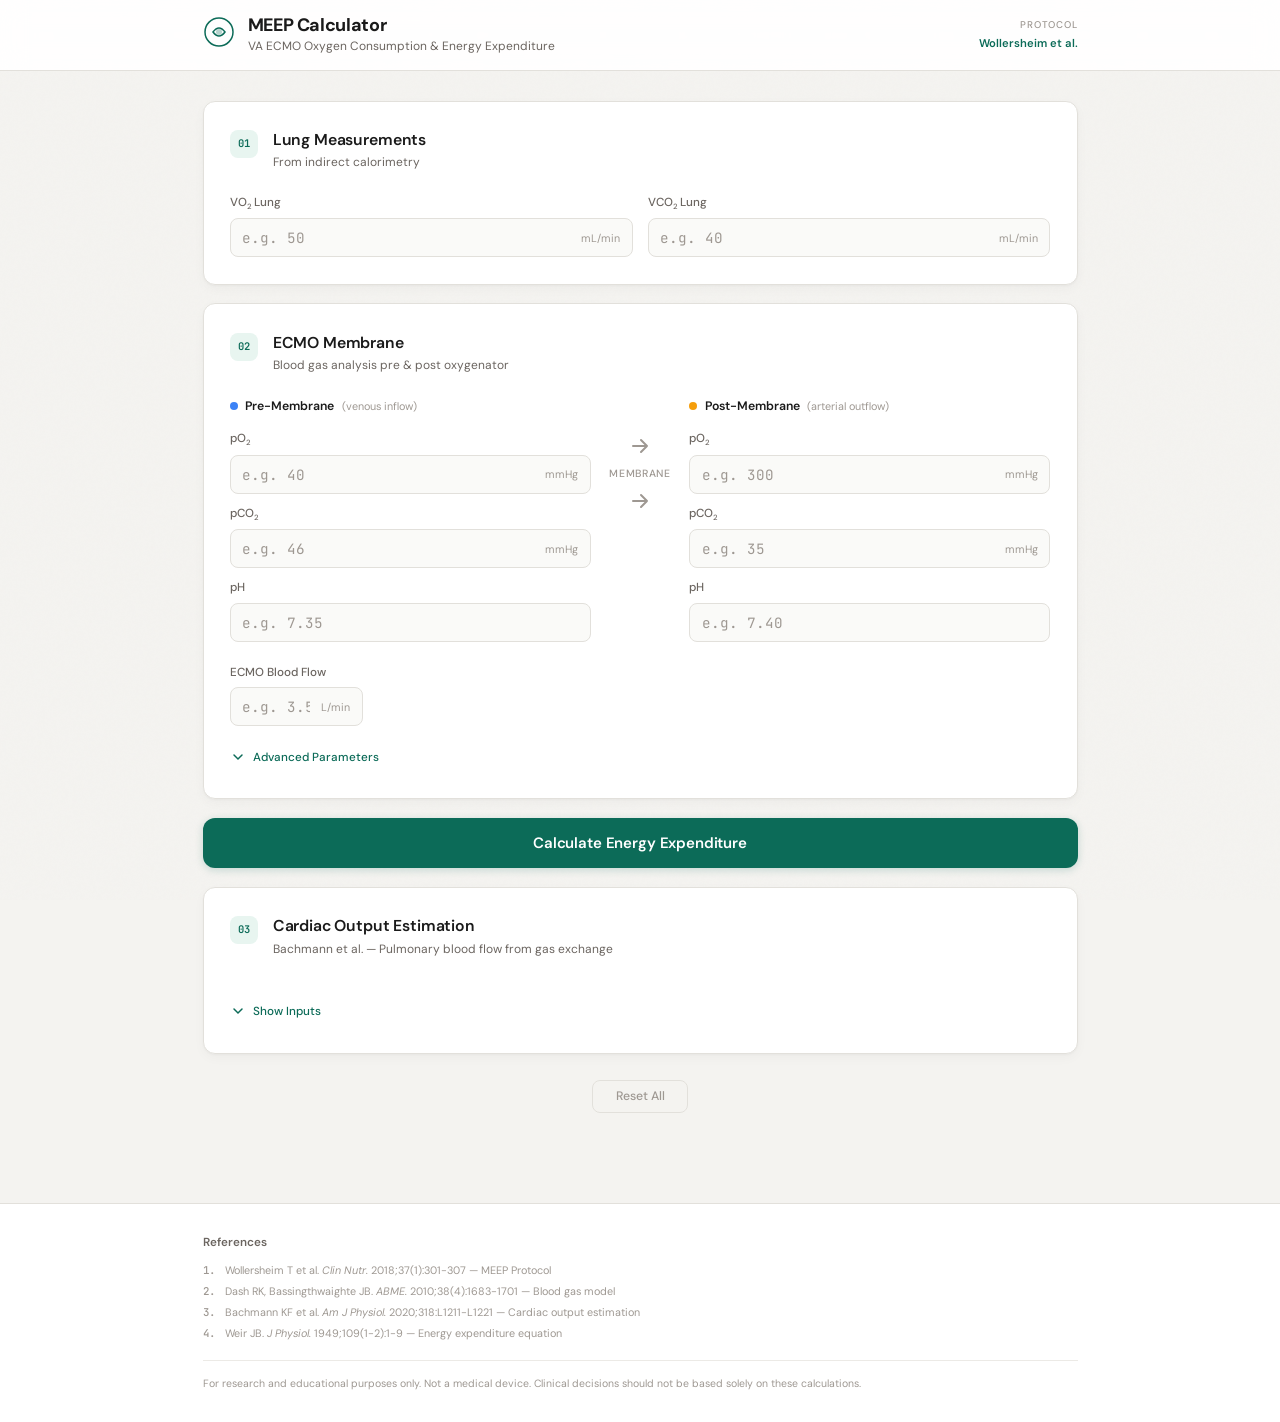
<file: index.html>
<!DOCTYPE html>
<html lang="en">
<head>
    <meta charset="UTF-8">
    <meta name="viewport" content="width=device-width, initial-scale=1.0">
    <title>MEEP — VA ECMO Energy Expenditure Calculator</title>
    <link rel="preconnect" href="https://fonts.googleapis.com">
    <link rel="preconnect" href="https://fonts.gstatic.com" crossorigin>
    <link href="https://fonts.googleapis.com/css2?family=DM+Sans:ital,opsz,wght@0,9..40,300;0,9..40,400;0,9..40,500;0,9..40,600;0,9..40,700;1,9..40,400&family=JetBrains+Mono:wght@400;500;600;700&display=swap" rel="stylesheet">
    <link rel="stylesheet" href="css/style.css">
</head>
<body>
    <!-- Header -->
    <header class="site-header">
        <div class="header-content">
            <div class="header-left">
                <div class="logo-mark">
                    <svg width="32" height="32" viewBox="0 0 32 32" fill="none">
                        <circle cx="16" cy="16" r="14" stroke="currentColor" stroke-width="1.5"/>
                        <path d="M10 16 Q16 8 22 16 Q16 24 10 16Z" stroke="currentColor" stroke-width="1.5" fill="none"/>
                        <circle cx="16" cy="16" r="3" fill="currentColor" opacity="0.3"/>
                    </svg>
                </div>
                <div>
                    <h1 class="site-title">MEEP Calculator</h1>
                    <p class="site-subtitle">VA ECMO Oxygen Consumption &amp; Energy Expenditure</p>
                </div>
            </div>
            <div class="header-badge">
                <span class="badge-label">Protocol</span>
                <span class="badge-value">Wollersheim et al.</span>
            </div>
        </div>
    </header>

    <main class="container">
        <!-- Panel 1: Lung Measurements -->
        <section class="card" id="lungPanel">
            <div class="card-header">
                <div class="card-number">01</div>
                <div>
                    <h2 class="card-title">Lung Measurements</h2>
                    <p class="card-desc">From indirect calorimetry</p>
                </div>
            </div>
            <div class="input-row two-col">
                <div class="input-group">
                    <label for="vo2Lung">VO<sub>2</sub> Lung</label>
                    <div class="input-wrap">
                        <input type="number" id="vo2Lung" step="1" min="0" max="1000" placeholder="e.g. 50">
                        <span class="input-unit">mL/min</span>
                    </div>
                </div>
                <div class="input-group">
                    <label for="vco2Lung">VCO<sub>2</sub> Lung</label>
                    <div class="input-wrap">
                        <input type="number" id="vco2Lung" step="1" min="0" max="1000" placeholder="e.g. 40">
                        <span class="input-unit">mL/min</span>
                    </div>
                </div>
            </div>
        </section>

        <!-- Panel 2: ECMO Membrane -->
        <section class="card" id="ecmoPanel">
            <div class="card-header">
                <div class="card-number">02</div>
                <div>
                    <h2 class="card-title">ECMO Membrane</h2>
                    <p class="card-desc">Blood gas analysis pre &amp; post oxygenator</p>
                </div>
            </div>

            <div class="bga-grid">
                <!-- Pre-membrane -->
                <div class="bga-column">
                    <div class="bga-label">
                        <span class="bga-dot pre"></span>
                        Pre-Membrane
                        <span class="bga-hint">(venous inflow)</span>
                    </div>
                    <div class="input-group">
                        <label for="prePO2">pO<sub>2</sub></label>
                        <div class="input-wrap">
                            <input type="number" id="prePO2" step="1" min="0" max="800" placeholder="e.g. 40">
                            <span class="input-unit">mmHg</span>
                        </div>
                    </div>
                    <div class="input-group">
                        <label for="prePCO2">pCO<sub>2</sub></label>
                        <div class="input-wrap">
                            <input type="number" id="prePCO2" step="1" min="0" max="200" placeholder="e.g. 46">
                            <span class="input-unit">mmHg</span>
                        </div>
                    </div>
                    <div class="input-group">
                        <label for="prepH">pH</label>
                        <div class="input-wrap">
                            <input type="number" id="prepH" step="0.01" min="6.5" max="8.0" placeholder="e.g. 7.35">
                        </div>
                    </div>
                </div>

                <!-- Divider -->
                <div class="bga-divider">
                    <svg width="24" height="24" viewBox="0 0 24 24" fill="none">
                        <path d="M5 12h14M13 6l6 6-6 6" stroke="currentColor" stroke-width="2" stroke-linecap="round" stroke-linejoin="round"/>
                    </svg>
                    <span>Membrane</span>
                    <svg width="24" height="24" viewBox="0 0 24 24" fill="none">
                        <path d="M5 12h14M13 6l6 6-6 6" stroke="currentColor" stroke-width="2" stroke-linecap="round" stroke-linejoin="round"/>
                    </svg>
                </div>

                <!-- Post-membrane -->
                <div class="bga-column">
                    <div class="bga-label">
                        <span class="bga-dot post"></span>
                        Post-Membrane
                        <span class="bga-hint">(arterial outflow)</span>
                    </div>
                    <div class="input-group">
                        <label for="postPO2">pO<sub>2</sub></label>
                        <div class="input-wrap">
                            <input type="number" id="postPO2" step="1" min="0" max="800" placeholder="e.g. 300">
                            <span class="input-unit">mmHg</span>
                        </div>
                    </div>
                    <div class="input-group">
                        <label for="postPCO2">pCO<sub>2</sub></label>
                        <div class="input-wrap">
                            <input type="number" id="postPCO2" step="1" min="0" max="200" placeholder="e.g. 35">
                            <span class="input-unit">mmHg</span>
                        </div>
                    </div>
                    <div class="input-group">
                        <label for="postpH">pH</label>
                        <div class="input-wrap">
                            <input type="number" id="postpH" step="0.01" min="6.5" max="8.0" placeholder="e.g. 7.40">
                        </div>
                    </div>
                </div>
            </div>

            <!-- ECMO Flow -->
            <div class="input-row" style="margin-top: 1.5rem;">
                <div class="input-group" style="max-width: 280px;">
                    <label for="ecmoFlow">ECMO Blood Flow</label>
                    <div class="input-wrap">
                        <input type="number" id="ecmoFlow" step="0.1" min="0" max="10" placeholder="e.g. 3.5">
                        <span class="input-unit">L/min</span>
                    </div>
                </div>
            </div>

            <!-- Advanced Toggle -->
            <button class="toggle-btn" id="advancedToggle" type="button">
                <svg class="toggle-icon" width="16" height="16" viewBox="0 0 16 16" fill="none">
                    <path d="M4 6l4 4 4-4" stroke="currentColor" stroke-width="1.5" stroke-linecap="round"/>
                </svg>
                Advanced Parameters
            </button>
            <div class="collapsible collapsed" id="advancedSection">
                <div class="input-row four-col">
                    <div class="input-group">
                        <label for="temperature">Temperature</label>
                        <div class="input-wrap">
                            <input type="number" id="temperature" step="0.1" value="37" min="25" max="42">
                            <span class="input-unit">&deg;C</span>
                        </div>
                    </div>
                    <div class="input-group">
                        <label for="hematocrit">Hematocrit</label>
                        <div class="input-wrap">
                            <input type="number" id="hematocrit" step="0.01" value="0.45" min="0.10" max="0.70">
                            <span class="input-unit">fraction</span>
                        </div>
                    </div>
                    <div class="input-group">
                        <label for="hbrbc">Hb<sub>RBC</sub></label>
                        <div class="input-wrap">
                            <input type="number" id="hbrbc" step="0.0001" value="0.0052" min="0.001" max="0.01">
                            <span class="input-unit">M</span>
                        </div>
                    </div>
                    <div class="input-group">
                        <label for="dpg">2,3-DPG</label>
                        <div class="input-wrap">
                            <input type="number" id="dpg" step="0.0001" value="0.00465" min="0" max="0.01">
                            <span class="input-unit">M</span>
                        </div>
                    </div>
                </div>
                <div class="input-row" style="margin-top: 0.75rem;">
                    <div class="input-group" style="max-width: 220px;">
                        <label for="baroPressure">Barometric Pressure</label>
                        <div class="input-wrap">
                            <input type="number" id="baroPressure" step="1" value="760" min="600" max="800">
                            <span class="input-unit">mmHg</span>
                        </div>
                    </div>
                </div>
            </div>
        </section>

        <!-- Calculate Button -->
        <button class="calculate-btn" id="calculateBtn" type="button">
            Calculate Energy Expenditure
        </button>

        <!-- Results Panel -->
        <section class="results-panel hidden" id="resultsSection">
            <div class="results-header">
                <h2>Results</h2>
                <div class="results-timestamp" id="resTimestamp"></div>
            </div>

            <!-- Primary Result: EE -->
            <div class="result-hero">
                <div class="result-hero-label">Energy Expenditure</div>
                <div class="result-hero-value">
                    <span id="resEE">—</span>
                    <span class="result-hero-unit">kcal/day</span>
                </div>
            </div>

            <!-- RQ Badge -->
            <div class="rq-row">
                <div class="result-metric">
                    <span class="metric-label">Respiratory Quotient</span>
                    <span class="metric-value" id="resRQ">—</span>
                </div>
                <div class="rq-badge" id="rqBadge">—</div>
            </div>

            <!-- Gas Exchange Summary -->
            <div class="results-grid">
                <div class="result-card">
                    <div class="result-card-header">ECMO Membrane</div>
                    <div class="result-pair">
                        <div class="result-item">
                            <span class="result-label">VO<sub>2</sub> ECMO</span>
                            <span class="result-value"><span id="resVO2ECMO">—</span> <small>mL/min</small></span>
                        </div>
                        <div class="result-item">
                            <span class="result-label">VCO<sub>2</sub> ECMO</span>
                            <span class="result-value"><span id="resVCO2ECMO">—</span> <small>mL/min</small></span>
                        </div>
                    </div>
                </div>
                <div class="result-card">
                    <div class="result-card-header">Total Gas Exchange</div>
                    <div class="result-pair">
                        <div class="result-item">
                            <span class="result-label">VO<sub>2</sub> Total</span>
                            <span class="result-value"><span id="resVO2Total">—</span> <small>mL/min</small></span>
                        </div>
                        <div class="result-item">
                            <span class="result-label">VCO<sub>2</sub> Total</span>
                            <span class="result-value"><span id="resVCO2Total">—</span> <small>mL/min</small></span>
                        </div>
                    </div>
                </div>
            </div>

            <!-- Blood Gas Content Detail -->
            <div class="detail-table">
                <div class="detail-row detail-header-row">
                    <span></span>
                    <span>O<sub>2</sub> Content</span>
                    <span>CO<sub>2</sub> Content</span>
                    <span>SHbO<sub>2</sub></span>
                </div>
                <div class="detail-row">
                    <span class="detail-label"><span class="bga-dot pre"></span>Pre-membrane</span>
                    <span class="detail-value"><span id="resPreO2">—</span> <small>mL/dL</small></span>
                    <span class="detail-value"><span id="resPreCO2">—</span> <small>mL/dL</small></span>
                    <span class="detail-value"><span id="resPreSat">—</span><small>%</small></span>
                </div>
                <div class="detail-row">
                    <span class="detail-label"><span class="bga-dot post"></span>Post-membrane</span>
                    <span class="detail-value"><span id="resPostO2">—</span> <small>mL/dL</small></span>
                    <span class="detail-value"><span id="resPostCO2">—</span> <small>mL/dL</small></span>
                    <span class="detail-value"><span id="resPostSat">—</span><small>%</small></span>
                </div>
            </div>
        </section>

        <!-- Bachmann Cardiac Output Section -->
        <section class="card" id="bachmannCard">
            <div class="card-header">
                <div class="card-number">03</div>
                <div>
                    <h2 class="card-title">Cardiac Output Estimation</h2>
                    <p class="card-desc">Bachmann et al. — Pulmonary blood flow from gas exchange</p>
                </div>
            </div>

            <button class="toggle-btn" id="bachmannToggle" type="button">
                <svg class="toggle-icon" width="16" height="16" viewBox="0 0 16 16" fill="none">
                    <path d="M4 6l4 4 4-4" stroke="currentColor" stroke-width="1.5" stroke-linecap="round"/>
                </svg>
                Show Inputs
            </button>
            <div class="collapsible collapsed" id="bachmannSection">
                <div class="input-row two-col">
                    <div class="input-group">
                        <label for="sweepFlow">Sweep Gas Flow (V<sub>ECMO</sub>)</label>
                        <div class="input-wrap">
                            <input type="number" id="sweepFlow" step="0.1" min="0" max="15" placeholder="e.g. 4">
                            <span class="input-unit">L/min</span>
                        </div>
                    </div>
                    <div class="input-group">
                        <label for="peCO2">peCO<sub>2</sub> ECMO Exhaust</label>
                        <div class="input-wrap">
                            <input type="number" id="peCO2" step="1" min="0" max="100" placeholder="e.g. 30">
                            <span class="input-unit">mmHg</span>
                        </div>
                    </div>
                </div>
                <div class="input-row two-col">
                    <div class="input-group">
                        <label for="vLung">Minute Ventilation (V<sub>Lung</sub>)</label>
                        <div class="input-wrap">
                            <input type="number" id="vLung" step="0.1" min="0" max="30" placeholder="e.g. 5.6">
                            <span class="input-unit">L/min</span>
                        </div>
                    </div>
                    <div class="input-group">
                        <label for="petCO2">P<sub>ET</sub>CO<sub>2</sub> Lung</label>
                        <div class="input-wrap">
                            <input type="number" id="petCO2" step="1" min="0" max="100" placeholder="e.g. 35">
                            <span class="input-unit">mmHg</span>
                        </div>
                    </div>
                </div>
                <div class="input-row two-col">
                    <div class="input-group">
                        <label for="inspTime">I (Inspiratory)</label>
                        <div class="input-wrap">
                            <input type="number" id="inspTime" step="0.1" min="0" max="10" placeholder="e.g. 1">
                            <span class="input-unit">ratio</span>
                        </div>
                    </div>
                    <div class="input-group">
                        <label for="expTime">E (Expiratory)</label>
                        <div class="input-wrap">
                            <input type="number" id="expTime" step="0.1" min="0" max="10" placeholder="e.g. 2">
                            <span class="input-unit">ratio</span>
                        </div>
                    </div>
                </div>
            </div>

            <!-- Bachmann Results -->
            <div class="results-panel bachmann-results hidden" id="bachmannResults">
                <div class="result-hero" style="padding: 1.25rem 1.5rem;">
                    <div class="result-hero-label">Estimated Q<sub>Lung</sub></div>
                    <div class="result-hero-value" style="font-size: 2.5rem;">
                        <span id="resQLung">—</span>
                        <span class="result-hero-unit">mL/min</span>
                    </div>
                </div>
                <div class="results-grid" style="padding: 0 1.5rem 1.5rem;">
                    <div class="result-card" style="background: rgba(255,255,255,0.05);">
                        <div class="result-pair">
                            <div class="result-item">
                                <span class="result-label">VCO<sub>2</sub> ECMO (gas)</span>
                                <span class="result-value"><span id="resVCO2ECMOGas">—</span> <small>mL/min</small></span>
                            </div>
                            <div class="result-item">
                                <span class="result-label">VCO<sub>2</sub> Lung (gas)</span>
                                <span class="result-value"><span id="resVCO2LungGas">—</span> <small>mL/min</small></span>
                            </div>
                        </div>
                    </div>
                    <div class="result-card" style="background: rgba(255,255,255,0.05);">
                        <div class="result-pair">
                            <div class="result-item">
                                <span class="result-label">Norm. Factor (f)</span>
                                <span class="result-value"><span id="resNormFactor">—</span></span>
                            </div>
                            <div class="result-item">
                                <span class="result-label">VCO<sub>2</sub> ECMO Norm</span>
                                <span class="result-value"><span id="resVCO2ECMONorm">—</span> <small>mL/min</small></span>
                            </div>
                        </div>
                    </div>
                </div>
            </div>
        </section>

        <!-- Reset -->
        <div class="actions-row">
            <button class="reset-btn" id="resetBtn" type="button">Reset All</button>
        </div>
    </main>

    <!-- Footer -->
    <footer class="site-footer">
        <div class="footer-content">
            <div class="footer-references">
                <p class="footer-title">References</p>
                <ol>
                    <li>Wollersheim T et al. <em>Clin Nutr.</em> 2018;37(1):301-307 — MEEP Protocol</li>
                    <li>Dash RK, Bassingthwaighte JB. <em>ABME.</em> 2010;38(4):1683-1701 — Blood gas model</li>
                    <li>Bachmann KF et al. <em>Am J Physiol.</em> 2020;318:L1211-L1221 — Cardiac output estimation</li>
                    <li>Weir JB. <em>J Physiol.</em> 1949;109(1-2):1-9 — Energy expenditure equation</li>
                </ol>
            </div>
            <div class="footer-disclaimer">
                For research and educational purposes only. Not a medical device. Clinical decisions should not be based solely on these calculations.
            </div>
        </div>
    </footer>

    <script src="js/dash-model.js"></script>
    <script src="js/calculations.js"></script>
    <script src="js/app.js"></script>
</body>
</html>
</file>
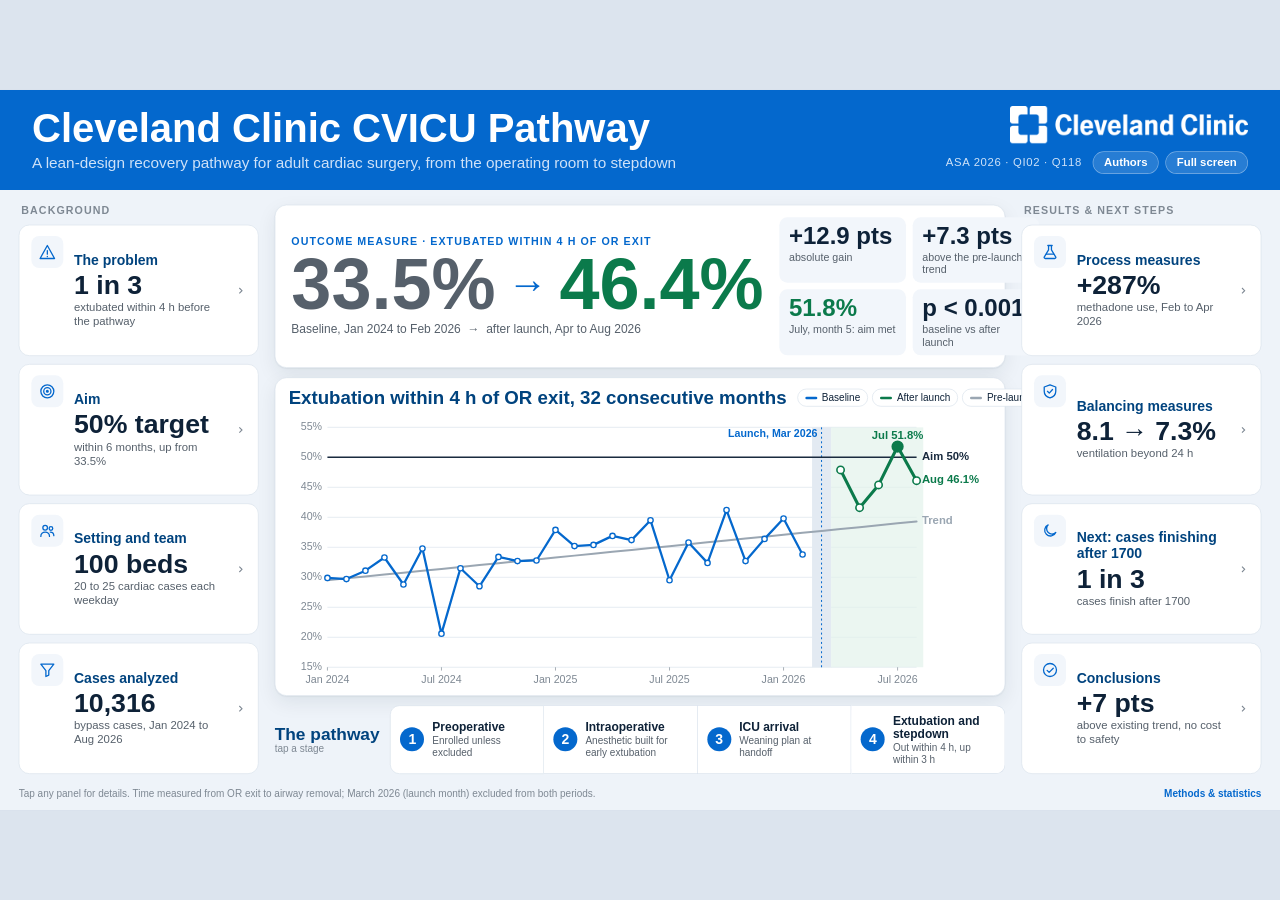
<file: asa2026-cvicu-poster/public/index.html>
<!doctype html><html lang="en"><head><meta charset="utf-8"><meta name="viewport" content="width=device-width,initial-scale=1"><meta name="robots" content="noindex,nofollow,noarchive"><title>CVICU Pathway ePoster</title>
<style>
:root{
  --bg:#EEF3F9; --stage:#DCE4EE; --surface:#FFFFFF; --surface-2:#F2F6FB; --line:#D9E2EC;
  --ink:#0E2238; --muted:#56606B; --faint:#7E8893;
  --blue:#0468CD; --deep:#00437E; --band:#0468CD; --band-soft:#CFE2F8;
  --post:#0B7A4B; --post-soft:#E3F3EB; --trend:#9AA6B2; --aim:#1A2B3F; --gap:#E3EAF2;
  --scrim:rgba(8,24,44,.55); --shadow:0 1px 2px rgba(14,34,56,.06),0 10px 28px rgba(14,34,56,.08);
  --display:Arial,Helvetica,sans-serif;
  --body:Arial,Helvetica,sans-serif;
}
@media (prefers-color-scheme:dark){:root:not([data-theme="light"]){
  color-scheme:dark;
  --bg:#08131F; --stage:#040A12; --surface:#10202F; --surface-2:#152a40; --line:#23384E;
  --ink:#E6EEF7; --muted:#A8B6C5; --faint:#8494A5;
  --blue:#5AA9FF; --deep:#9CCBFF; --band:#0352A3; --band-soft:#BFD8F5;
  --post:#43C98C; --post-soft:#123527; --trend:#6F7F90; --aim:#DCE6F0; --gap:#172a3d;
  --scrim:rgba(0,0,0,.62); --shadow:0 1px 2px rgba(0,0,0,.3),0 10px 28px rgba(0,0,0,.35);
}}
:root[data-theme="dark"]{
  color-scheme:dark;
  --bg:#08131F; --stage:#040A12; --surface:#10202F; --surface-2:#152a40; --line:#23384E;
  --ink:#E6EEF7; --muted:#A8B6C5; --faint:#8494A5;
  --blue:#5AA9FF; --deep:#9CCBFF; --band:#0352A3; --band-soft:#BFD8F5;
  --post:#43C98C; --post-soft:#123527; --trend:#6F7F90; --aim:#DCE6F0; --gap:#172a3d;
  --scrim:rgba(0,0,0,.62); --shadow:0 1px 2px rgba(0,0,0,.3),0 10px 28px rgba(0,0,0,.35);
}
*{box-sizing:border-box}
html,body{height:100%}
body{background:var(--stage);color:var(--ink);font-family:var(--body);margin:0;overflow:hidden;-webkit-font-smoothing:antialiased}
button{font:inherit;color:inherit}
:focus-visible{outline:3px solid var(--blue);outline-offset:2px;border-radius:6px}

/* One 16:9 slide, scaled to fit any screen */
.viewport{position:fixed;inset:0;display:grid;place-items:center;overflow:hidden}
.slide{position:absolute;left:50%;top:50%;width:1920px;height:1080px;background:var(--bg);transform-origin:center center;transform:translate(-50%,-50%) scale(var(--s,.5));display:flex;flex-direction:column;overflow:hidden;box-shadow:0 0 0 1px var(--line)}

/* Header */
.band{height:150px;flex:none;background:var(--band);color:#fff;padding:0 48px;display:flex;align-items:center;gap:32px}
.band h1{font-family:var(--display);font-weight:700;font-size:60px;line-height:1;margin:0}
.band .sub{margin:8px 0 0;color:var(--band-soft);font-size:23px}
.band .meta{display:flex;flex-direction:column;align-items:flex-end;gap:12px;margin-left:auto}
.band .logo{height:56px;width:auto}
.band .row{display:flex;gap:10px;align-items:center}
.tag{font-size:17px;letter-spacing:1px;text-transform:uppercase;color:var(--band-soft);margin-right:6px}
.pill-btn{background:rgba(255,255,255,.14);border:1px solid rgba(255,255,255,.4);color:#fff;border-radius:999px;padding:6px 16px;font-size:17px;font-weight:600;cursor:pointer}
.pill-btn:hover{background:rgba(255,255,255,.28)}

/* Body grid */
.body{flex:1;min-height:0;display:grid;grid-template-columns:360px minmax(0,1fr) 360px;gap:24px;padding:22px 28px 14px}
.rail{display:flex;flex-direction:column;gap:12px;min-height:0}
.rail-h{font-size:16px;letter-spacing:1.6px;text-transform:uppercase;color:var(--faint);font-weight:700;margin:0 4px}
.tiles{flex:1;display:flex;flex-direction:column;gap:12px;min-height:0}
.tile{flex:1;min-height:0;display:flex;gap:16px;align-items:center;text-align:left;width:100%;background:var(--surface);border:1px solid var(--line);border-radius:16px;padding:16px 18px;cursor:pointer;transition:transform .15s,border-color .15s,box-shadow .15s}
.tile:hover{transform:translateY(-2px);border-color:var(--blue);box-shadow:var(--shadow)}
.tile .ic{flex:none;width:48px;height:48px;border-radius:12px;background:var(--surface-2);color:var(--blue);display:grid;place-items:center;align-self:flex-start}
.tile .ic svg{width:26px;height:26px}
.tile .tt{display:block;font-weight:700;color:var(--deep);font-size:21px;line-height:1.15}
.tile .tv{display:block;font-family:var(--display);font-weight:700;font-size:40px;line-height:1.05;color:var(--ink);margin-top:4px;white-space:nowrap;font-variant-numeric:tabular-nums}
.tile .tn{display:block;font-size:17px;color:var(--muted);line-height:1.25;margin-top:3px}
.tile .chev{margin-left:auto;flex:none;color:var(--faint)}
.tile:hover .chev{color:var(--blue)}

.center{display:flex;flex-direction:column;gap:14px;min-width:0;min-height:0}
.hero{flex:none;background:var(--surface);border:1px solid var(--line);border-radius:18px;padding:18px 24px;box-shadow:var(--shadow);cursor:pointer;text-align:left;width:100%;display:grid;grid-template-columns:auto 390px;gap:24px;align-items:center;transition:border-color .15s}
.hero:hover{border-color:var(--blue)}
.eyebrow{font-size:16px;letter-spacing:1.6px;text-transform:uppercase;color:var(--blue);font-weight:700}
.big{font-family:var(--display);font-weight:700;font-size:108px;line-height:.95;color:var(--deep);font-variant-numeric:tabular-nums;display:flex;align-items:center;gap:18px;white-space:nowrap;margin-top:4px}
.big .from{color:var(--muted);font-weight:600}
.big .arrow{color:var(--blue);font-size:60px}
.big .to{color:var(--post)}
.cap{color:var(--muted);font-size:18px;margin-top:6px}
.kpis{display:grid;grid-template-columns:1fr 1fr;gap:10px}
.kpi{background:var(--surface-2);border-radius:12px;padding:10px 14px}
.kpi b{display:block;white-space:nowrap;font-family:var(--display);font-size:36px;line-height:1;color:var(--ink);font-variant-numeric:tabular-nums}
.kpi span{font-size:16px;color:var(--muted);line-height:1.2;display:block;margin-top:4px}
.kpi.win b{color:var(--post)}

.chartcard{flex:1;min-height:0;background:var(--surface);border:1px solid var(--line);border-radius:18px;padding:14px 20px 8px;box-shadow:var(--shadow);display:flex;flex-direction:column}
.chart-top{display:flex;align-items:center;gap:16px;margin-bottom:4px}
.chart-top h2{font-family:var(--display);font-size:28px;font-weight:700;color:var(--deep);margin:0;white-space:nowrap}
.legend{display:flex;gap:6px;margin-left:auto}
.lg{display:flex;align-items:center;gap:7px;border:1px solid var(--line);background:var(--surface);border-radius:999px;padding:4px 11px;font-size:15px;cursor:pointer;color:var(--ink);white-space:nowrap}
.lg i{width:18px;height:4px;border-radius:2px;display:block}
.lg[aria-pressed="false"]{opacity:.42}
.lg[aria-pressed="false"] i{background:var(--faint)!important}
#chart{position:relative;flex:1;min-height:0}
#chart svg{position:absolute;inset:0;width:100%;height:100%;overflow:visible}
.tip{position:absolute;z-index:2;pointer-events:none;background:var(--ink);color:var(--bg);border-radius:10px;padding:8px 12px;font-size:16px;line-height:1.3;white-space:nowrap;transform:translate(-50%,-110%);opacity:0;transition:opacity .12s}
.tip b{font-family:var(--display);font-size:22px}

.pw{flex:none;display:flex;align-items:stretch;gap:0}
.pw-h{flex:none;display:flex;flex-direction:column;justify-content:center;padding-right:16px}
.pw-h b{font-family:var(--display);font-size:26px;color:var(--deep);line-height:1}
.pw-h span{font-size:15px;color:var(--faint)}
.steps{flex:1;display:grid;grid-template-columns:repeat(4,minmax(0,1fr))}
.step{display:flex;align-items:center;gap:12px;background:var(--surface);border:1px solid var(--line);padding:12px 14px;cursor:pointer;text-align:left;transition:background .15s,border-color .15s;min-width:0;position:relative}
.step+.step{border-left:none}
.step:first-child{border-radius:14px 0 0 14px}
.step:last-child{border-radius:0 14px 14px 0}
.step:hover{background:var(--surface-2);border-color:var(--blue)}
.step .n{flex:none;width:36px;height:36px;border-radius:50%;background:var(--blue);color:#fff;display:grid;place-items:center;font-weight:700;font-family:var(--display);font-size:21px}
.step .s{display:block;font-weight:700;font-size:18px;line-height:1.15;color:var(--ink)}
.step .k{display:block;font-size:15px;color:var(--muted);line-height:1.2}

.foot{flex:none;height:40px;display:flex;align-items:center;gap:16px;padding:0 28px 10px;font-size:15px;color:var(--faint)}
.foot button{background:none;border:none;color:var(--blue);cursor:pointer;padding:0;font-weight:700;font-size:15px}
.foot .sp{flex:1}

/* Dialog, inside the slide */
.scrim{position:absolute;inset:0;background:var(--scrim);display:grid;place-items:center;z-index:50;opacity:0;pointer-events:none;transition:opacity .2s}
.scrim.open{opacity:1;pointer-events:auto}
.dlg{background:var(--surface);color:var(--ink);border-radius:24px;width:1320px;max-height:900px;overflow:auto;box-shadow:0 30px 80px rgba(0,0,0,.35);transform:translateY(16px) scale(.985);transition:transform .22s}
.scrim.open .dlg{transform:none}
.dlg-h{display:flex;align-items:center;gap:18px;padding:30px 36px 0}
.dlg-h .ic{width:60px;height:60px;border-radius:14px;background:var(--surface-2);color:var(--blue);display:grid;place-items:center;flex:none}
.dlg-h .ic svg{width:32px;height:32px}
.dlg-h .grp{font-size:16px;letter-spacing:1.6px;text-transform:uppercase;color:var(--faint);font-weight:700}
.dlg-h h3{margin:0;font-family:var(--display);font-size:48px;line-height:1.05;color:var(--deep)}
.x{margin-left:auto;background:var(--surface-2);border:none;width:56px;height:56px;border-radius:50%;cursor:pointer;display:grid;place-items:center;color:var(--muted);flex:none}
.x svg{width:24px;height:24px}
.x:hover{color:var(--ink)}
.dlg-b{padding:24px 36px 8px;display:grid;grid-template-columns:minmax(0,1.05fr) minmax(0,1fr);gap:36px;align-items:center}
.dlg-b p{margin:0 0 14px;font-size:25px;line-height:1.5}
.dlg-b.one{grid-template-columns:1fr}
.viz{background:var(--surface-2);border-radius:18px;padding:28px;min-height:220px;display:flex;flex-direction:column;justify-content:center;gap:16px}
.dlg-f{display:flex;align-items:center;gap:12px;padding:16px 36px 24px;border-top:1px solid var(--line);margin-top:16px}
.nav{background:var(--surface-2);border:1px solid var(--line);border-radius:999px;padding:10px 20px;cursor:pointer;font-weight:600;font-size:19px;max-width:40%;overflow:hidden;white-space:nowrap;text-overflow:ellipsis}
.nav:hover{border-color:var(--blue);color:var(--blue)}
.nav.nx{margin-left:auto}
.dots{display:flex;gap:7px;margin:0 auto}
.dots i{width:9px;height:9px;border-radius:50%;background:var(--line)}
.dots i.on{background:var(--blue)}

.vnum{font-family:var(--display);font-weight:700;font-size:84px;line-height:1;color:var(--deep);font-variant-numeric:tabular-nums}
.vnum small{font-size:.42em;color:var(--muted);font-weight:600;margin-left:4px}
.vlab{font-size:19px;color:var(--muted);line-height:1.3}
.pairs{display:flex;flex-direction:column;gap:20px}
.pair .pl{font-size:20px;font-weight:600;margin-bottom:8px;display:flex;justify-content:space-between;gap:10px}
.pair .pl em{font-style:normal;color:var(--post);font-family:var(--display);font-size:26px}
.hb{height:36px;border-radius:7px;background:var(--gap);position:relative;margin-bottom:6px;overflow:hidden}
.hb span{position:absolute;left:0;top:0;bottom:0;border-radius:7px;display:flex;align-items:center;justify-content:flex-end;padding-right:10px;font-size:18px;font-weight:700;color:#fff;font-variant-numeric:tabular-nums;width:0;transition:width .7s cubic-bezier(.2,.8,.2,1)}
.hb .pre{background:var(--trend)}
.hb .post{background:var(--post)}
.hb .blu{background:var(--blue)}
.people{display:grid;grid-template-columns:repeat(3,64px);gap:16px;justify-content:center}
.people svg{width:64px;height:64px}
.chips{display:flex;flex-wrap:wrap;gap:10px}
.chip{background:var(--surface);border:1px solid var(--line);border-radius:999px;padding:8px 16px;font-size:19px;font-weight:600}
.funnel{display:flex;flex-direction:column;gap:10px}
.fr{display:flex;align-items:center;gap:12px}
.fr .fb{height:50px;border-radius:8px;background:var(--blue);color:#fff;display:flex;align-items:center;padding:0 14px;font-family:var(--display);font-size:30px;font-weight:700;white-space:nowrap;font-variant-numeric:tabular-nums}
.fr .fb.out{background:var(--trend)}
.fr .fl{font-size:19px;color:var(--muted);line-height:1.25}
.authors{font-size:23px;line-height:1.7}
.authors sup{color:var(--blue);font-weight:700}
.affil{display:grid;grid-template-columns:auto 1fr;gap:6px 12px;font-size:21px}
.affil b{color:var(--blue)}
.tl{display:flex;flex-direction:column;gap:14px}
.tl div{display:flex;gap:14px;align-items:baseline;font-size:22px}
.tl b{font-family:var(--display);font-size:32px;color:var(--deep);min-width:110px}
@media (prefers-reduced-motion:reduce){*{transition:none!important}}
</style>

</head><body><div class="viewport">
<div class="slide" id="slide">
  <header class="band">
    <div>
      <h1>Cleveland Clinic CVICU Pathway</h1>
      <p class="sub">A lean-design recovery pathway for adult cardiac surgery, from the operating room to stepdown</p>
    </div>
    <div class="meta">
      <img class="logo" alt="Cleveland Clinic" src="[data-uri]">
      <div class="row">
        <span class="tag">ASA 2026 · QI02 · Q118</span>
        <button class="pill-btn" data-open="authors">Authors</button>
        <button class="pill-btn" id="fs">Full screen</button>
      </div>
    </div>
  </header>

  <div class="body">
    <aside class="rail" aria-label="Background">
      <div class="rail-h">Background</div>
      <div class="tiles" id="railL"></div>
    </aside>

    <section class="center">
      <button class="hero" data-open="outcome" aria-label="Open outcome measure details">
        <div>
          <div class="eyebrow">Outcome measure · extubated within 4 h of OR exit</div>
          <div class="big"><span class="from">33.5%</span><span class="arrow">→</span><span class="to">46.4%</span></div>
          <div class="cap">Baseline, Jan 2024 to Feb 2026 &nbsp;→&nbsp; after launch, Apr to Aug 2026</div>
        </div>
        <div class="kpis">
          <div class="kpi"><b>+12.9 pts</b><span>absolute gain</span></div>
          <div class="kpi"><b>+7.3 pts</b><span>above the pre-launch trend</span></div>
          <div class="kpi win"><b>51.8%</b><span>July, month 5: aim met</span></div>
          <div class="kpi"><b>p &lt; 0.001</b><span>baseline vs after launch</span></div>
        </div>
      </button>

      <div class="chartcard">
        <div class="chart-top">
          <h2>Extubation within 4 h of OR exit, 32 consecutive months</h2>
          <div class="legend" id="legend"></div>
        </div>
        <div id="chart"><div class="tip" id="tip"></div></div>
      </div>

      <div class="pw">
        <div class="pw-h"><b>The pathway</b><span>tap a stage</span></div>
        <div class="steps" id="steps"></div>
      </div>
    </section>

    <aside class="rail" aria-label="Results and next steps">
      <div class="rail-h">Results &amp; next steps</div>
      <div class="tiles" id="railR"></div>
    </aside>
  </div>

  <div class="foot">
    <span>Tap any panel for details. Time measured from OR exit to airway removal; March 2026 (launch month) excluded from both periods.</span>
    <span class="sp"></span>
    <button data-open="methods">Methods &amp; statistics</button>
  </div>

  <div class="scrim" id="scrim" aria-hidden="true">
    <div class="dlg" role="dialog" aria-modal="true" aria-labelledby="dlgTitle" id="dlg">
      <div class="dlg-h">
        <div class="ic" id="dlgIc"></div>
        <div><div class="grp" id="dlgGrp"></div><h3 id="dlgTitle"></h3></div>
        <button class="x" id="close" aria-label="Close"><svg viewBox="0 0 24 24" fill="none" stroke="currentColor" stroke-width="2.4" stroke-linecap="round"><path d="M6 6l12 12M18 6L6 18"/></svg></button>
      </div>
      <div class="dlg-b" id="dlgBody"></div>
      <div class="dlg-f">
        <button class="nav" id="prev"></button>
        <div class="dots" id="dots"></div>
        <button class="nav nx" id="next"></button>
      </div>
    </div>
  </div>
</div>
</div>

<script>
(function(){
const I = {
  alert:'<path d="M12 3l10 18H2z"/><path d="M12 10v5M12 18v.5"/>',
  target:'<circle cx="12" cy="12" r="9"/><circle cx="12" cy="12" r="5"/><circle cx="12" cy="12" r="1.2" fill="currentColor"/>',
  team:'<circle cx="9" cy="8" r="3.2"/><path d="M3 20c0-3.5 2.7-6 6-6s6 2.5 6 6"/><circle cx="17" cy="9" r="2.5"/><path d="M16 14c3 0 5 2 5 5"/>',
  filter:'<path d="M3 4h18l-7 9v6l-4 2v-8z"/>',
  flask:'<path d="M9 3h6M10 3v6L4 19a1.5 1.5 0 0 0 1.3 2h13.4A1.5 1.5 0 0 0 20 19l-6-10V3"/><path d="M7 15h10"/>',
  shield:'<path d="M12 3l8 3v6c0 4.5-3.4 8-8 9-4.6-1-8-4.5-8-9V6z"/><path d="M8.5 12l2.5 2.5 4.5-5"/>',
  moon:'<path d="M20 14.5A8 8 0 1 1 9.5 4a6.5 6.5 0 0 0 10.5 10.5z"/>',
  check:'<circle cx="12" cy="12" r="9"/><path d="M8 12.5l2.8 2.8L16.5 9.5"/>',
  chart:'<path d="M4 20V4M4 20h16"/><path d="M7 15l4-4 3 3 5-6"/>',
  doc:'<path d="M6 3h8l4 4v14H6z"/><path d="M14 3v4h4M9 12h6M9 16h6"/>',
  users:'<circle cx="12" cy="8" r="3.5"/><path d="M5 20c0-3.9 3.1-7 7-7s7 3.1 7 7"/>',
  clip:'<rect x="6" y="4" width="12" height="17" rx="2"/><path d="M9 4h6v3H9zM9 12h6M9 16h4"/>',
  scalpel:'<path d="M4 20l9-9M13 11l6-7 1 1-5 8z"/>',
  bed:'<path d="M3 18V8M3 14h18v4M21 14v-2a3 3 0 0 0-3-3h-7v5"/><circle cx="7" cy="11" r="1.8"/>',
  walk:'<circle cx="13" cy="4.5" r="1.8"/><path d="M11 21l2-6-3-3 1-5 4 3 3 1M8 13l-2 3"/>'
};
const ico = n => `<svg viewBox="0 0 24 24" fill="none" stroke="currentColor" stroke-width="1.8" stroke-linecap="round" stroke-linejoin="round">${I[n]}</svg>`;
const bars = rows => `<div class="pairs">${rows.map(r=>`<div class="pair"><div class="pl">${r.l}${r.d?`<em>${r.d}</em>`:''}</div>${r.b.map(b=>`<div class="hb"><span class="${b.c}" data-w="${b.v/(r.max||100)*100}">${b.t}</span></div>`).join('')}</div>`).join('')}</div>`;
const person = f => `<svg viewBox="0 0 40 40"><circle cx="20" cy="12" r="7" fill="${f?'var(--blue)':'var(--line)'}"/><path d="M6 38c0-8 6.3-13 14-13s14 5 14 13z" fill="${f?'var(--blue)':'var(--line)'}"/></svg>`;

const P = [
 {id:'problem',g:'Background',t:'The problem',ic:'alert',tv:'1 in 3',tn:'extubated within 4 h before the pathway',
  body:`<div><p>Before the pathway, one in three cardiac surgical patients was extubated within 4 hours of leaving the OR.</p><p>Timing depended on the team and the receiving ICU, and slow extubation held up beds.</p></div>
  <div class="viz"><div class="people">${[1,0,0,1,0,0,1,0,0].map(person).join('')}</div><div class="vlab" style="text-align:center">33.5% of cases extubated within 4 h at baseline</div></div>`},
 {id:'aim',g:'Background',t:'Aim',ic:'target',tv:'50% target',tn:'within 6 months, up from 33.5%',
  body:`<div><p>Raise extubation within 4 hours of OR exit from <b>33.5%</b> to <b>50%</b> within 6 months of launch, with no increase in prolonged ventilation or reintubation.</p></div>
  <div class="viz">${bars([{l:'Baseline',b:[{c:'pre',v:33.5,t:'33.5%'}]},{l:'Aim',b:[{c:'blu',v:50,t:'50%'}]},{l:'Achieved, July 2026',d:'aim met',b:[{c:'post',v:51.8,t:'51.8%'}]}])}</div>`},
 {id:'setting',g:'Background',t:'Setting and team',ic:'team',tv:'100 beds',tn:'20 to 25 cardiac cases each weekday',
  body:`<div><p>A 100-bed CVICU receiving 20 to 25 cardiac surgical patients each weekday.</p><p>Anesthesiology, cardiac surgery, ICU nursing and respiratory therapy built the pathway together using lean design. Live since March 2026.</p></div>
  <div class="viz"><div style="display:flex;gap:26px;flex-wrap:wrap"><div><div class="vnum">100</div><div class="vlab">CVICU beds</div></div><div><div class="vnum">20–25</div><div class="vlab">cardiac surgical admissions per weekday</div></div></div><div class="chips"><span class="chip">Anesthesiology</span><span class="chip">Cardiac surgery</span><span class="chip">ICU nursing</span><span class="chip">Respiratory therapy</span></div></div>`},
 {id:'cohort',g:'Background',t:'Cases analyzed',ic:'filter',tv:'10,316',tn:'bypass cases, Jan 2024 to Aug 2026',
  body:`<div><p>11,247 main campus ICU admissions, January 2024 to August 2026.</p><p>931 cases without cardiopulmonary bypass were set aside (thoracic and general, vascular, device only, endovascular and transcatheter). That leaves 10,316 bypass cases.</p></div>
  <div class="viz"><div class="funnel">
   <div class="fr"><div class="fb" style="width:100%">11,247</div></div><div class="fl">Main campus ICU admissions</div>
   <div class="fr"><div class="fb out" style="width:max(22%,110px)">−931</div><div class="fl">No cardiopulmonary bypass</div></div>
   <div class="fr"><div class="fb" style="width:91.7%;background:var(--deep)">10,316</div></div><div class="fl">Bypass cases analyzed (8,429 baseline, 1,546 after launch)</div>
  </div></div>`},
 {id:'process',g:'Results',t:'Process measures',ic:'flask',tv:'+287%',tn:'methadone use, Feb to Apr 2026',
  body:`<div><p>Methadone use rose 287% from February to April 2026 and reached about 750 syringes a month by midyear (pharmacy data).</p><p>Next measures in focus are neurologic exam within 90 minutes and sedation weaning started at handoff.</p></div>
  <div class="viz"><div style="display:flex;gap:26px;flex-wrap:wrap"><div><div class="vnum" style="color:var(--post)">+287%</div><div class="vlab">methadone use, Feb to Apr 2026</div></div><div><div class="vnum">~750</div><div class="vlab">syringes a month by midyear</div></div></div><div class="chips"><span class="chip">Next: neuro exam ≤ 90 min</span><span class="chip">Next: weaning at handoff</span></div></div>`},
 {id:'balancing',g:'Results',t:'Balancing measures',ic:'shield',tv:'8.1 → 7.3%',tn:'ventilation beyond 24 h',
  body:`<div><p>Ventilation beyond 24 hours fell from 8.1% to 7.3%, and beyond 12 hours from 19.4% to 15.6%.</p><p>Reintubations are tracked closely to ensure the design maintains safety.</p></div>
  <div class="viz">${bars([{l:'Ventilation > 12 h',d:'−3.8 pts',max:25,b:[{c:'pre',v:19.4,t:'19.4%'},{c:'post',v:15.6,t:'15.6%'}]},{l:'Ventilation > 24 h',d:'−0.8 pts',max:25,b:[{c:'pre',v:8.1,t:'8.1%'},{c:'post',v:7.3,t:'7.3%'}]}])}<div class="vlab"><span style="color:var(--trend)">■</span> Baseline &nbsp; <span style="color:var(--post)">■</span> After launch</div></div>`},
 {id:'evening',g:'Next steps',t:'Next: cases finishing after 1700',ic:'moon',tv:'1 in 3',tn:'cases finish after 1700',
  body:`<div><p>A third of our cases leave the OR between 1700 and 0659, when staffing is thinnest.</p><p>Extending the pathway to these cases, with the resources available on the evening shift, is the next improvement cycle.</p><p>Reasons for delayed extubation are not yet captured well enough to explain the difference, and that is the first thing to fix.</p></div>`},
 {id:'conclusions',g:'Next steps',t:'Conclusions',ic:'check',tv:'+7 pts',tn:'above existing trend, no cost to safety',
  body:`<div><p>One pathway from preoperative screen to ICU handoff raised early extubation about 7 percentage points above the existing trend, with no cost to safety.</p><p>Next: process measures, length of stay through stepdown, and extending the pathway to cases finishing after 1700.</p></div>
  <div class="viz"><div class="vnum" style="color:var(--post)">+7.3<small>pts</small></div><div class="vlab">above the pre-launch trend</div><div class="chips"><span class="chip">Process measures</span><span class="chip">Evening staffing</span><span class="chip">LOS through stepdown</span></div></div>`}
];
const S = [
 {id:'s1',n:1,t:'Preoperative',ic:'clip',k:'Enrolled unless excluded',body:'Every patient is enrolled unless exclusion criteria are present. At the preinduction huddle the surgeon and anesthesiologist confirm exclusions and plan a chest wall block, so the team is ready through any anesthesia handoff.',pts:['Every patient enrolled unless excluded','Preinduction huddle: surgeon and anesthesiologist confirm exclusions','Chest wall block planned ahead, so the team is ready through any handoff']},
 {id:'s2',n:2,t:'Intraoperative',ic:'scalpel',k:'Anesthetic built for early extubation',body:'The anesthetic is planned around the extubation target. Chest wall block and intraoperative methadone for lasting pain control. Dexmedetomidine with propofol, continued at chest closure and weaned on ICU arrival.',pts:['Chest wall block','Intraoperative methadone for lasting pain control','Dexmedetomidine with propofol, continued at chest closure and weaned on ICU arrival']},
 {id:'s3',n:3,t:'ICU arrival',ic:'bed',k:'Weaning plan at handoff',body:'The weaning plan is set at the bedside during handoff. Sedation is opioid-sparing, and nursing checkpoints include a neurologic exam within 90 minutes.',pts:['Weaning plan set at bedside handoff','Opioid-sparing sedation','Neurologic exam within 90 minutes']},
 {id:'s4',n:4,t:'Extubation and stepdown',ic:'walk',k:'Out within 4 h, up within 3 h',body:'Extubation within 4 hours of leaving the OR. Out of bed within 3 hours of extubation once strength and vasopressor needs are checked. ICU discharge on POD 1, stepdown discharge by POD 2 to 3.',tl:[['≤ 4 h','Extubation after OR exit'],['≤ 3 h','Out of bed after extubation'],['POD 1','ICU discharge'],['POD 2–3','Stepdown discharge']]}
];
S.forEach(s=>{
  s.g='The pathway · stage '+s.n+' of 4';
  const viz = s.tl ? `<div class="tl">${s.tl.map(r=>`<div><b>${r[0]}</b><span>${r[1]}</span></div>`).join('')}</div>`
    : `<div class="tl">${s.pts.map((p,i)=>`<div><b style="min-width:26px;color:var(--blue)">${ico('check').replace('<svg','<svg width="22" height="22"')}</b><span>${p}</span></div>`).join('')}</div>`;
  s.body = `<div><p>${s.body}</p><div class="chips" style="margin-top:8px">${[1,2,3,4].map(n=>`<span class="chip" style="${n===s.n?'background:var(--blue);color:#fff;border-color:var(--blue)':''}">${n}. ${S[n-1].t}</span>`).join('')}</div></div><div class="viz">${viz}</div>`;
});
const EXTRA = {
 outcome:{g:'Outcome measure',t:'Extubation within 4 hours of OR exit',ic:'chart',
  body:`<div><p>Baseline 2,825 of 8,429 cases; after launch 718 of 1,546.</p><p>A 12.9 percentage point gain, 7.3 of it above the trend already underway, p &lt; 0.001.</p><p>The aim was met in July, month 5, at 51.8%; August was 46.1%.</p></div>
  <div class="viz">${bars([{l:'Baseline, Jan 2024 to Feb 2026',b:[{c:'pre',v:33.5,t:'33.5%'}]},{l:'Aim',b:[{c:'blu',v:50,t:'50%'}]},{l:'After launch, Apr to Aug 2026',d:'+12.9 pts',b:[{c:'post',v:46.4,t:'46.4%'}]}])}<div class="vlab">2,825 / 8,429 → 718 / 1,546 cases</div></div>`},
 methods:{g:'Methods',t:'Methods and statistics',ic:'doc',
  body:`<div><p>Time is measured from OR exit to airway removal. March 2026, the launch month, is left out of both periods.</p><p>Chi-square for group comparisons; linear trend fitted to the 26 pre-launch months; segmented regression at launch, joint test p = 0.002.</p></div>
  <div class="viz"><div class="tl"><div><b>26 mo</b><span>pre-launch trend window</span></div><div><b>1 mo</b><span>launch month excluded</span></div><div><b>5 mo</b><span>post-launch, Apr to Aug 2026</span></div><div><b>0.002</b><span>segmented regression joint test</span></div></div></div>`},
 authors:{g:'ASA 2026 · Session QI02, Q118',t:'Authors and affiliations',ic:'users',
  body:`<div class="authors">Nakul Kumar, MD<sup>1,2</sup> · Jean Deschamps, MD<sup>1</sup> · Anand Mehta, MB BS<sup>2</sup> · Mariya Guebe, MD<sup>1,2</sup> · Steven Insler, DO<sup>1</sup> · Shinya Unai, MD<sup>3</sup> · Marc Gillinov, MD<sup>3</sup> · Daelle Waldron-Gearhart, MSN<sup>4</sup> · Nikolaos Skubas, MD, DSc<sup>2</sup> · Hassan Khouli, MD<sup>1</sup> · Kamrouz Ghadimi, MD, MHSc<sup>1</sup></div>
  <div class="viz"><div class="affil"><b>1</b><span>Surgical Critical Care, Critical Care Center</span><b>2</b><span>Cardiothoracic Anesthesiology</span><b>3</b><span>Cardiothoracic Surgery</span><b>4</b><span>CVICU Nursing</span></div><div class="vlab">Cleveland Clinic, Cleveland, OH, USA</div></div>`}
};

// Render tiles
const tile = p => `<button class="tile" data-open="${p.id}"><span class="ic">${ico(p.ic)}</span><span style="min-width:0"><span class="tt">${p.t}</span><span class="tv" style="display:block">${p.tv}</span><span class="tn" style="display:block">${p.tn}</span></span><svg class="chev" width="16" height="16" viewBox="0 0 24 24" fill="none" stroke="currentColor" stroke-width="2.4"><path d="M9 6l6 6-6 6"/></svg></button>`;
const railL=document.getElementById('railL'), railR=document.getElementById('railR');
railL.innerHTML=P.slice(0,4).map(tile).join('');
railR.innerHTML=P.slice(4).map(tile).join('');
document.getElementById('steps').innerHTML=S.map(s=>`<button class="step" data-open="${s.id}"><span class="n">${s.n}</span><span style="min-width:0"><span class="s" style="display:block">${s.t}</span><span class="k" style="display:block">${s.k}</span></span></button>`).join('');

// Dialog
const ORDER=[...P.slice(0,4).map(p=>p.id),'outcome',...S.map(s=>s.id),...P.slice(4).map(p=>p.id),'methods','authors'];
const ALL={}; P.forEach(p=>ALL[p.id]=p); S.forEach(s=>ALL[s.id]=s); Object.assign(ALL,EXTRA);
const scrim=document.getElementById('scrim'), body=document.getElementById('dlgBody');
let cur=null, lastFocus=null, idle;
function open(id){
  const d=ALL[id]; if(!d) return; cur=id;
  if(!scrim.classList.contains('open')) lastFocus=document.activeElement;
  document.getElementById('dlgIc').innerHTML=ico(d.ic);
  document.getElementById('dlgGrp').textContent=d.g;
  document.getElementById('dlgTitle').textContent=d.t;
  body.innerHTML=d.body;
  body.className='dlg-b'+(body.children.length<2?' one':'');
  const i=ORDER.indexOf(id), pv=ALL[ORDER[(i-1+ORDER.length)%ORDER.length]], nx=ALL[ORDER[(i+1)%ORDER.length]];
  document.getElementById('prev').textContent='← '+pv.t;
  document.getElementById('next').textContent=nx.t+' →';
  document.getElementById('dots').innerHTML=ORDER.map((o,j)=>`<i class="${j===i?'on':''}"></i>`).join('');
  scrim.classList.add('open'); scrim.setAttribute('aria-hidden','false');
  requestAnimationFrame(()=>requestAnimationFrame(()=>body.querySelectorAll('.hb span').forEach(s=>s.style.width=s.dataset.w+'%')));
  document.getElementById('close').focus({preventScroll:true});
  bumpIdle();
}
function close(){scrim.classList.remove('open');scrim.setAttribute('aria-hidden','true');cur=null;if(lastFocus)lastFocus.focus({preventScroll:true});}
function step(dir){if(!cur)return;const i=ORDER.indexOf(cur);open(ORDER[(i+dir+ORDER.length)%ORDER.length]);}
function bumpIdle(){clearTimeout(idle);idle=setTimeout(()=>{if(cur)close();},90000);} // kiosk: return to poster after 90 s idle
document.addEventListener('click',e=>{const b=e.target.closest('[data-open]');if(b){open(b.dataset.open);}});
document.getElementById('close').onclick=close;
document.getElementById('prev').onclick=()=>step(-1);
document.getElementById('next').onclick=()=>step(1);
scrim.addEventListener('click',e=>{if(e.target===scrim)close();});
scrim.addEventListener('pointerdown',bumpIdle);
document.addEventListener('keydown',e=>{
  if(!cur)return;
  if(e.key==='Escape')close();
  else if(e.key==='ArrowRight')step(1);
  else if(e.key==='ArrowLeft')step(-1);
  else if(e.key==='Tab'){const f=[...document.getElementById('dlg').querySelectorAll('button')];const a=f[0],z=f[f.length-1];if(e.shiftKey&&document.activeElement===a){e.preventDefault();z.focus();}else if(!e.shiftKey&&document.activeElement===z){e.preventDefault();a.focus();}}
});
let sx=null;scrim.addEventListener('touchstart',e=>{sx=e.touches[0].clientX},{passive:true});
scrim.addEventListener('touchend',e=>{if(sx==null)return;const dx=e.changedTouches[0].clientX-sx;if(Math.abs(dx)>60)step(dx<0?1:-1);sx=null;});

// Chart
const base=[29.9,29.7,31.1,33.3,28.8,34.8,20.6,31.5,28.5,33.4,32.7,32.8,37.9,35.2,35.4,36.9,36.2,39.5,29.5,35.8,32.4,41.2,32.7,36.4,39.8,33.8];
const post=[47.9,41.6,45.4,51.8,46.1]; // Apr–Aug 2026 = idx 27–31
const trend=[29.5,29.82,30.13,30.45,30.77,31.08,31.4,31.72,32.03,32.35,32.66,32.98,33.3,33.61,33.93,34.25,34.56,34.88,35.19,35.51,35.83,36.14,36.46,36.77,37.09,37.41,37.72,38.04,38.36,38.67,38.99,39.3];
const MN=['Jan','Feb','Mar','Apr','May','Jun','Jul','Aug','Sep','Oct','Nov','Dec'];
const months=Array.from({length:32},(_,i)=>MN[i%12]+' '+(2024+Math.floor(i/12)));
const val=i=>({b:i<26?base[i]:null,p:i>=27?post[i-27]:null,t:trend[i]});
const SER=[
 {k:'b',name:'Baseline',col:'var(--blue)',on:true},
 {k:'p',name:'After launch',col:'var(--post)',on:true},
 {k:'t',name:'Pre-launch trend',col:'var(--trend)',on:true},
 {k:'a',name:'Aim 50%',col:'var(--aim)',on:true}
];
const lg=document.getElementById('legend');
lg.innerHTML=SER.map((s,i)=>`<button class="lg" aria-pressed="true" data-s="${i}"><i style="background:${s.col}"></i>${s.name}</button>`).join('');
lg.addEventListener('click',e=>{const b=e.target.closest('.lg');if(!b)return;const s=SER[b.dataset.s];s.on=!s.on;b.setAttribute('aria-pressed',s.on);draw();});
const box=document.getElementById('chart'), tip=document.getElementById('tip');
let W=1000,H=400;const m={l:58,r:112,t:24,b:34};
const x=i=>m.l+i*(W-m.l-m.r)/31, y=v=>m.t+(55-v)/(55-15)*(H-m.t-m.b);
function path(pts){return pts.map((p,j)=>(j?'L':'M')+x(p[0]).toFixed(1)+' '+y(p[1]).toFixed(1)).join(' ');}
function draw(){
  W=box.clientWidth;H=box.clientHeight;
  const on=k=>SER.find(s=>s.k===k).on;
  let g='';
  for(let v=15;v<=55;v+=5){g+=`<line x1="${m.l}" x2="${W-m.r}" y1="${y(v)}" y2="${y(v)}" stroke="var(--line)" stroke-width="1"/><text x="${m.l-8}" y="${y(v)+4}" text-anchor="end" font-size="16" fill="var(--faint)" font-family="Arial">${v}%</text>`;}
  // post-launch shading + launch gap
  g+=`<rect x="${x(26.5)}" y="${m.t}" width="${x(31)-x(26.5)+10}" height="${H-m.t-m.b}" fill="var(--post-soft)" opacity=".7"/>`;
  g+=`<rect x="${x(25.5)}" y="${m.t}" width="${x(26.5)-x(25.5)}" height="${H-m.t-m.b}" fill="var(--gap)"/>`;
  g+=`<line x1="${x(26)}" x2="${x(26)}" y1="${m.t}" y2="${H-m.b}" stroke="var(--blue)" stroke-dasharray="3 4" stroke-width="1.5"/>`;
  g+=`<text x="${x(26)-6}" y="${m.t+14}" text-anchor="end" font-size="16" font-weight="700" fill="var(--blue)" font-family="Arial">Launch, Mar 2026</text>`;
  [0,6,12,18,24,30].forEach(i=>{g+=`<text x="${x(i)}" y="${H-m.b+24}" text-anchor="middle" font-size="16" fill="var(--faint)" font-family="Arial">${months[i]}</text><line x1="${x(i)}" x2="${x(i)}" y1="${H-m.b}" y2="${H-m.b+5}" stroke="var(--faint)"/>`;});
  if(on('a')){g+=`<line x1="${m.l}" x2="${W-m.r}" y1="${y(50)}" y2="${y(50)}" stroke="var(--aim)" stroke-width="2.2"/><text x="${W-m.r+8}" y="${y(50)+4}" font-size="17" font-weight="700" fill="var(--aim)" font-family="Arial">Aim 50%</text>`;}
  if(on('t')){g+=`<path d="${path(trend.map((v,i)=>[i,v]))}" fill="none" stroke="var(--trend)" stroke-width="3" stroke-linecap="round"/><text x="${W-m.r+8}" y="${y(39.3)+4}" font-size="17" fill="var(--trend)" font-weight="700" font-family="Arial">Trend</text>`;}
  if(on('b')){g+=`<path d="${path(base.map((v,i)=>[i,v]))}" fill="none" stroke="var(--blue)" stroke-width="3.4" stroke-linejoin="round"/>`;base.forEach((v,i)=>g+=`<circle cx="${x(i)}" cy="${y(v)}" r="4" fill="var(--surface)" stroke="var(--blue)" stroke-width="2"/>`);}
  if(on('p')){g+=`<path d="${path(post.map((v,i)=>[i+27,v]))}" fill="none" stroke="var(--post)" stroke-width="4.6" stroke-linejoin="round"/>`;post.forEach((v,i)=>g+=`<circle cx="${x(i+27)}" cy="${y(v)}" r="${i===3?8:5.5}" fill="${i===3?'var(--post)':'var(--surface)'}" stroke="var(--post)" stroke-width="2.4"/>`);
    g+=`<text x="${x(30)}" y="${y(51.8)-12}" text-anchor="middle" font-size="17" font-weight="700" fill="var(--post)" font-family="Arial">Jul 51.8%</text>`;
    g+=`<text x="${W-m.r+8}" y="${y(46.1)+4}" font-size="17" fill="var(--post)" font-weight="700" font-family="Arial">Aug 46.1%</text>`;}
  g+=`<line id="xh" x1="0" x2="0" y1="${m.t}" y2="${H-m.b}" stroke="var(--muted)" stroke-width="1" opacity="0"/>`;
  g+=`<rect id="hit" x="${m.l}" y="${m.t}" width="${W-m.l-m.r}" height="${H-m.t-m.b}" fill="transparent"/>`;
  const old=box.querySelector('svg'); if(old) old.remove();
  box.insertAdjacentHTML('afterbegin',`<svg viewBox="0 0 ${W} ${H}" role="img" aria-label="Monthly percentage of cardiac surgical patients extubated within 4 hours of OR exit, January 2024 to August 2026. Baseline hovered 29 to 41 percent; after the March 2026 launch it rose to 41.6 to 51.8 percent, above the 50 percent aim in July.">${g}</svg>`);
  const svg=box.querySelector('svg');
  const mv=e=>{const r=svg.getBoundingClientRect();const px=(e.clientX-r.left)/r.width*W;let i=Math.round((px-m.l)/((W-m.l-m.r)/31));i=Math.max(0,Math.min(31,i));
    const xh=svg.querySelector('#xh');xh.setAttribute('x1',x(i));xh.setAttribute('x2',x(i));xh.setAttribute('opacity',1);
    const v=val(i);const lines=[];
    if(i===26)lines.push('Launch month, excluded');
    if(v.b!=null)lines.push(`<b>${v.b}%</b> baseline`);
    if(v.p!=null)lines.push(`<b>${v.p}%</b> post-launch`);
    lines.push(`trend ${v.t.toFixed(1)}%`);
    tip.innerHTML=`${months[i]}<br>${lines.join('<br>')}`;
    const hi=Math.max(...[v.b,v.p,v.t].filter(n=>n!=null));
    tip.style.left=Math.max(90,Math.min(W-90,x(i)))+'px';tip.style.top=(y(hi)-10)+'px';tip.style.opacity=1;};
  svg.querySelector('#hit').addEventListener('pointermove',mv);
  svg.querySelector('#hit').addEventListener('pointerdown',mv);
  svg.querySelector('#hit').addEventListener('pointerleave',()=>{tip.style.opacity=0;svg.querySelector('#xh').setAttribute('opacity',0);});
}
draw();

// Fit the 1920x1080 slide to any screen
const slide=document.getElementById('slide');
function fit(){const s=Math.min(innerWidth/1920,innerHeight/1080);slide.style.setProperty('--s',s);}
addEventListener('resize',fit);fit();
document.getElementById('fs').addEventListener('click',()=>{
  try{const d=document;if(d.fullscreenElement){d.exitFullscreen();}else{const p=d.documentElement.requestFullscreen&&d.documentElement.requestFullscreen();if(p&&p.catch)p.catch(()=>{});}}catch(e){}
});
})();
</script>
</body></html>
</file>
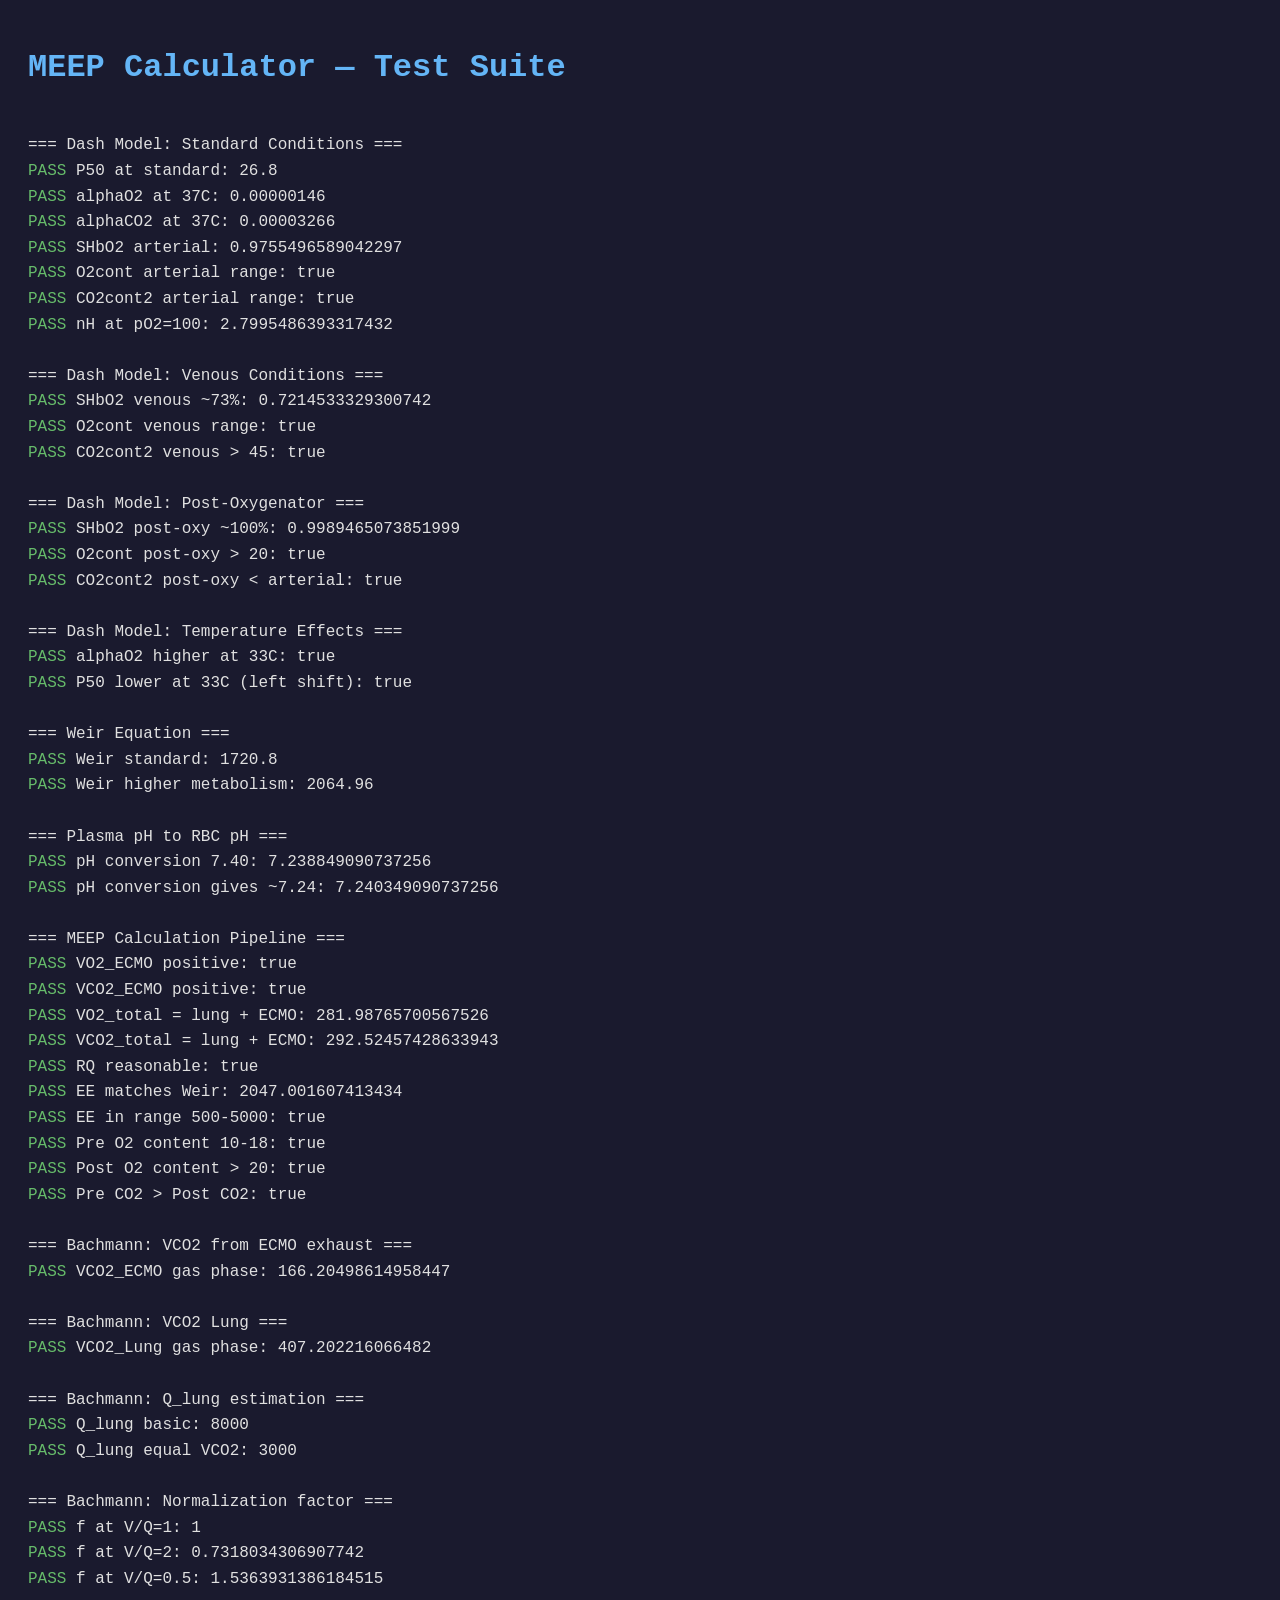
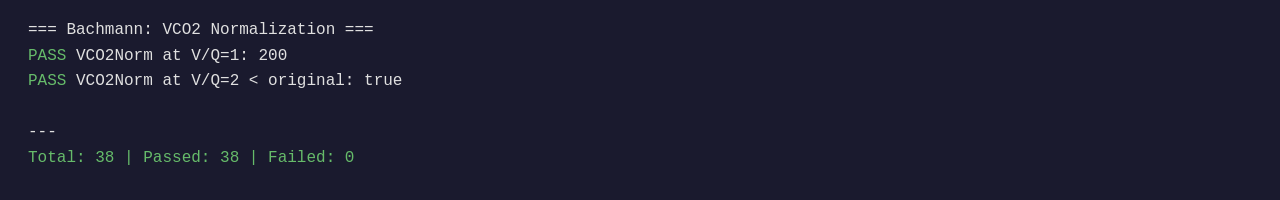
<file: tests/test.html>
<!DOCTYPE html>
<html lang="en">
<head>
    <meta charset="UTF-8">
    <title>MEEP Calculator — Test Suite</title>
    <style>
        body { font-family: 'SF Mono', 'Consolas', monospace; padding: 20px; background: #1a1a2e; color: #e0e0e0; }
        h1 { color: #64b5f6; }
        .pass { color: #66bb6a; }
        .fail { color: #ef5350; font-weight: bold; }
        #results { white-space: pre-wrap; line-height: 1.6; }
    </style>
</head>
<body>
    <h1>MEEP Calculator — Test Suite</h1>
    <div id="results"></div>
    <script src="../js/dash-model.js"></script>
    <script src="../js/calculations.js"></script>
    <script>
    const results = document.getElementById('results');
    let passed = 0, failed = 0;

    function assert(name, actual, expected, tolerance) {
        if (tolerance === undefined) tolerance = 1e-6;
        let ok;
        if (typeof expected === 'boolean') {
            ok = actual === expected;
        } else {
            const relErr = Math.abs(expected) > 1e-15
                ? Math.abs((actual - expected) / expected)
                : Math.abs(actual - expected);
            ok = relErr <= tolerance;
        }
        if (ok) {
            results.innerHTML += '<span class="pass">PASS</span> ' + name + ': ' + actual + '\n';
            passed++;
        } else {
            results.innerHTML += '<span class="fail">FAIL</span> ' + name + ': got ' + actual + ', expected ' + expected + '\n';
            failed++;
        }
    }

    function summary() {
        const color = failed === 0 ? 'pass' : 'fail';
        results.innerHTML += '\n---\n<span class="' + color + '">Total: ' + (passed + failed) + ' | Passed: ' + passed + ' | Failed: ' + failed + '</span>\n';
    }
    </script>
    <script src="test-dash-model.js"></script>
    <script src="test-calculations.js"></script>
    <script src="test-bachmann.js"></script>
</body>
</html>
</file>
<file: css/style.css>
/* ====================================================================
   MEEP Calculator — Clinical Instrument Aesthetic
   Inspired by medical monitoring systems with modern refinement
   ==================================================================== */

:root {
    /* Palette */
    --bg: #f4f3f0;
    --surface: #ffffff;
    --surface-alt: #fafaf8;
    --border: #e2e0db;
    --border-subtle: #eceae6;

    --text-primary: #1a1a1a;
    --text-secondary: #6b6560;
    --text-tertiary: #9e9892;

    --accent: #0c6b58;
    --accent-light: #e8f5f0;
    --accent-glow: #10b98140;

    /* Monitor panel (dark results) */
    --monitor: #141b24;
    --monitor-surface: #1c2533;
    --monitor-border: #2a3545;
    --monitor-text: #e8ebe6;
    --monitor-dim: #7a8698;
    --monitor-value: #5ef5c0;
    --monitor-value-alt: #64d8ff;
    --monitor-hero: #5ef5c0;

    /* Status colors */
    --pre-color: #3b82f6;
    --post-color: #f59e0b;
    --rq-fat: #60a5fa;
    --rq-mixed: #34d399;
    --rq-carb: #fbbf24;
    --rq-lipogenesis: #f87171;

    /* Typography */
    --font-body: 'DM Sans', -apple-system, sans-serif;
    --font-mono: 'JetBrains Mono', 'SF Mono', monospace;

    /* Spacing */
    --radius: 12px;
    --radius-sm: 8px;
    --shadow: 0 1px 3px rgba(0,0,0,0.04), 0 4px 12px rgba(0,0,0,0.03);
    --shadow-lg: 0 4px 24px rgba(0,0,0,0.08);
}

/* Reset & Base */
*, *::before, *::after { box-sizing: border-box; margin: 0; padding: 0; }

html {
    font-size: 15px;
    -webkit-font-smoothing: antialiased;
    -moz-osx-font-smoothing: grayscale;
}

body {
    font-family: var(--font-body);
    background: var(--bg);
    color: var(--text-primary);
    line-height: 1.5;
    min-height: 100vh;
}

/* Subtle grain texture */
body::before {
    content: '';
    position: fixed;
    inset: 0;
    background-image: url("data:image/svg+xml,%3Csvg viewBox='0 0 256 256' xmlns='http://www.w3.org/2000/svg'%3E%3Cfilter id='n'%3E%3CfeTurbulence type='fractalNoise' baseFrequency='0.9' numOctaves='4' stitchTiles='stitch'/%3E%3C/filter%3E%3Crect width='100%25' height='100%25' filter='url(%23n)' opacity='0.015'/%3E%3C/svg%3E");
    pointer-events: none;
    z-index: 0;
}

/* ====== Header ====== */
.site-header {
    background: var(--surface);
    border-bottom: 1px solid var(--border);
    position: sticky;
    top: 0;
    z-index: 100;
    backdrop-filter: blur(12px);
    background: rgba(255,255,255,0.92);
}

.header-content {
    max-width: 920px;
    margin: 0 auto;
    padding: 1rem 1.5rem;
    display: flex;
    align-items: center;
    justify-content: space-between;
    gap: 1rem;
}

.header-left {
    display: flex;
    align-items: center;
    gap: 0.875rem;
}

.logo-mark {
    color: var(--accent);
    flex-shrink: 0;
}

.site-title {
    font-size: 1.2rem;
    font-weight: 700;
    letter-spacing: -0.02em;
    line-height: 1.2;
}

.site-subtitle {
    font-size: 0.8rem;
    color: var(--text-secondary);
    font-weight: 400;
}

.header-badge {
    display: flex;
    flex-direction: column;
    align-items: flex-end;
    gap: 2px;
}

.badge-label {
    font-size: 0.65rem;
    text-transform: uppercase;
    letter-spacing: 0.08em;
    color: var(--text-tertiary);
    font-weight: 500;
}

.badge-value {
    font-size: 0.75rem;
    color: var(--accent);
    font-weight: 600;
}

/* ====== Container ====== */
.container {
    max-width: 920px;
    margin: 0 auto;
    padding: 2rem 1.5rem 3rem;
    position: relative;
    z-index: 1;
}

/* ====== Cards ====== */
.card {
    background: var(--surface);
    border: 1px solid var(--border);
    border-radius: var(--radius);
    padding: 1.75rem;
    margin-bottom: 1.25rem;
    box-shadow: var(--shadow);
}

.card-header {
    display: flex;
    align-items: flex-start;
    gap: 1rem;
    margin-bottom: 1.5rem;
}

.card-number {
    font-family: var(--font-mono);
    font-size: 0.7rem;
    font-weight: 600;
    color: var(--accent);
    background: var(--accent-light);
    width: 28px;
    height: 28px;
    border-radius: 8px;
    display: flex;
    align-items: center;
    justify-content: center;
    flex-shrink: 0;
    margin-top: 2px;
}

.card-title {
    font-size: 1.05rem;
    font-weight: 600;
    letter-spacing: -0.01em;
}

.card-desc {
    font-size: 0.8rem;
    color: var(--text-secondary);
    margin-top: 2px;
}

/* ====== Input Groups ====== */
.input-row {
    display: flex;
    gap: 1rem;
    flex-wrap: wrap;
}

.input-row.two-col > .input-group { flex: 1; min-width: 160px; }
.input-row.four-col > .input-group { flex: 1; min-width: 120px; }

.input-group {
    display: flex;
    flex-direction: column;
    gap: 0.375rem;
}

.input-group label {
    font-size: 0.78rem;
    font-weight: 500;
    color: var(--text-secondary);
}

.input-group label sub {
    font-size: 0.65em;
}

.input-wrap {
    display: flex;
    align-items: center;
    background: var(--surface-alt);
    border: 1px solid var(--border);
    border-radius: var(--radius-sm);
    overflow: hidden;
    transition: border-color 0.2s, box-shadow 0.2s;
}

.input-wrap:focus-within {
    border-color: var(--accent);
    box-shadow: 0 0 0 3px var(--accent-glow);
}

.input-wrap input {
    font-family: var(--font-mono);
    font-size: 0.95rem;
    font-weight: 500;
    color: var(--text-primary);
    background: transparent;
    border: none;
    outline: none;
    padding: 0.6rem 0.75rem;
    width: 100%;
    min-width: 0;
}

.input-wrap input::placeholder {
    color: var(--text-tertiary);
    font-weight: 400;
}

/* Remove spinners */
.input-wrap input::-webkit-outer-spin-button,
.input-wrap input::-webkit-inner-spin-button {
    -webkit-appearance: none;
    margin: 0;
}
.input-wrap input[type=number] {
    -moz-appearance: textfield;
}

.input-unit {
    font-size: 0.72rem;
    color: var(--text-tertiary);
    padding: 0 0.75rem 0 0;
    white-space: nowrap;
    font-weight: 400;
}

/* Validation error state */
.input-wrap.error {
    border-color: #ef4444;
    box-shadow: 0 0 0 3px rgba(239, 68, 68, 0.15);
}

/* ====== BGA Grid (Pre / Post side-by-side) ====== */
.bga-grid {
    display: grid;
    grid-template-columns: 1fr auto 1fr;
    gap: 0;
    align-items: start;
}

.bga-column {
    display: flex;
    flex-direction: column;
    gap: 0.75rem;
}

.bga-label {
    font-size: 0.82rem;
    font-weight: 600;
    display: flex;
    align-items: center;
    gap: 0.5rem;
    margin-bottom: 0.25rem;
    flex-wrap: wrap;
}

.bga-hint {
    font-size: 0.72rem;
    color: var(--text-tertiary);
    font-weight: 400;
}

.bga-dot {
    width: 8px;
    height: 8px;
    border-radius: 50%;
    flex-shrink: 0;
}

.bga-dot.pre { background: var(--pre-color); }
.bga-dot.post { background: var(--post-color); }

.bga-divider {
    display: flex;
    flex-direction: column;
    align-items: center;
    justify-content: center;
    gap: 0.5rem;
    padding: 2.5rem 1.25rem 0;
    color: var(--text-tertiary);
    font-size: 0.7rem;
    text-transform: uppercase;
    letter-spacing: 0.06em;
    font-weight: 500;
}

/* ====== Toggle Buttons ====== */
.toggle-btn {
    display: inline-flex;
    align-items: center;
    gap: 0.5rem;
    background: none;
    border: none;
    cursor: pointer;
    font-family: var(--font-body);
    font-size: 0.78rem;
    font-weight: 500;
    color: var(--accent);
    padding: 0.5rem 0;
    margin-top: 1rem;
    transition: opacity 0.2s;
}

.toggle-btn:hover { opacity: 0.7; }

.toggle-icon {
    transition: transform 0.3s ease;
}

.toggle-btn.active .toggle-icon {
    transform: rotate(180deg);
}

/* ====== Collapsible ====== */
.collapsible {
    overflow: hidden;
    max-height: 500px;
    opacity: 1;
    transition: max-height 0.4s ease, opacity 0.3s ease, margin 0.3s ease;
    margin-top: 1rem;
}

.collapsible.collapsed {
    max-height: 0;
    opacity: 0;
    margin-top: 0;
}

/* ====== Calculate Button ====== */
.calculate-btn {
    display: block;
    width: 100%;
    padding: 1rem;
    background: var(--accent);
    color: white;
    border: none;
    border-radius: var(--radius);
    font-family: var(--font-body);
    font-size: 1rem;
    font-weight: 600;
    letter-spacing: -0.01em;
    cursor: pointer;
    margin-bottom: 1.25rem;
    transition: background 0.2s, transform 0.15s, box-shadow 0.2s;
    box-shadow: 0 2px 8px rgba(12, 107, 88, 0.2);
}

.calculate-btn:hover {
    background: #0a5a4a;
    box-shadow: 0 4px 16px rgba(12, 107, 88, 0.3);
}

.calculate-btn:active {
    transform: scale(0.99);
}

/* ====== Results Panel (Monitor Aesthetic) ====== */
.results-panel {
    background: var(--monitor);
    border-radius: var(--radius);
    overflow: hidden;
    margin-bottom: 1.25rem;
    box-shadow: var(--shadow-lg);
    animation: slideUp 0.4s ease;
}

@keyframes slideUp {
    from { opacity: 0; transform: translateY(12px); }
    to { opacity: 1; transform: translateY(0); }
}

.results-header {
    display: flex;
    align-items: center;
    justify-content: space-between;
    padding: 1.25rem 1.5rem 0.75rem;
}

.results-header h2 {
    font-size: 0.85rem;
    font-weight: 600;
    color: var(--monitor-dim);
    text-transform: uppercase;
    letter-spacing: 0.08em;
}

.results-timestamp {
    font-family: var(--font-mono);
    font-size: 0.7rem;
    color: var(--monitor-dim);
}

/* Hero result (EE) */
.result-hero {
    padding: 0.75rem 1.5rem 1.5rem;
}

.result-hero-label {
    font-size: 0.75rem;
    color: var(--monitor-dim);
    font-weight: 500;
    text-transform: uppercase;
    letter-spacing: 0.06em;
    margin-bottom: 0.25rem;
}

.result-hero-value {
    font-family: var(--font-mono);
    font-size: 3.5rem;
    font-weight: 700;
    color: var(--monitor-hero);
    line-height: 1;
    letter-spacing: -0.03em;
    text-shadow: 0 0 30px rgba(94, 245, 192, 0.3);
}

.result-hero-unit {
    font-size: 1rem;
    font-weight: 400;
    color: var(--monitor-dim);
    margin-left: 0.25rem;
}

/* RQ Row */
.rq-row {
    display: flex;
    align-items: center;
    justify-content: space-between;
    padding: 0.75rem 1.5rem;
    border-top: 1px solid var(--monitor-border);
    border-bottom: 1px solid var(--monitor-border);
}

.result-metric {
    display: flex;
    flex-direction: column;
    gap: 2px;
}

.metric-label {
    font-size: 0.72rem;
    color: var(--monitor-dim);
    font-weight: 400;
}

.metric-value {
    font-family: var(--font-mono);
    font-size: 1.5rem;
    font-weight: 600;
    color: var(--monitor-value-alt);
    letter-spacing: -0.02em;
}

.rq-badge {
    font-size: 0.72rem;
    font-weight: 600;
    padding: 0.35rem 0.75rem;
    border-radius: 20px;
    text-transform: uppercase;
    letter-spacing: 0.04em;
}

.rq-badge.rq-fat { background: rgba(96, 165, 250, 0.15); color: var(--rq-fat); }
.rq-badge.rq-mixed { background: rgba(52, 211, 153, 0.15); color: var(--rq-mixed); }
.rq-badge.rq-carb { background: rgba(251, 191, 36, 0.15); color: var(--rq-carb); }
.rq-badge.rq-lipogenesis { background: rgba(248, 113, 113, 0.15); color: var(--rq-lipogenesis); }

/* Results Grid */
.results-grid {
    display: grid;
    grid-template-columns: 1fr 1fr;
    gap: 1px;
    background: var(--monitor-border);
    padding: 1px 1.5rem 1.5rem;
}

.result-card {
    background: var(--monitor);
    padding: 1rem;
}

.result-card:first-child { border-radius: var(--radius-sm) 0 0 var(--radius-sm); }
.result-card:last-child { border-radius: 0 var(--radius-sm) var(--radius-sm) 0; }

.result-card-header {
    font-size: 0.68rem;
    color: var(--monitor-dim);
    text-transform: uppercase;
    letter-spacing: 0.06em;
    font-weight: 500;
    margin-bottom: 0.75rem;
}

.result-pair {
    display: flex;
    flex-direction: column;
    gap: 0.75rem;
}

.result-item {
    display: flex;
    justify-content: space-between;
    align-items: baseline;
}

.result-label {
    font-size: 0.78rem;
    color: var(--monitor-text);
    font-weight: 400;
}

.result-label sub {
    font-size: 0.65em;
}

.result-value {
    font-family: var(--font-mono);
    font-size: 1.05rem;
    font-weight: 600;
    color: var(--monitor-value);
    letter-spacing: -0.01em;
}

.result-value small {
    font-size: 0.65em;
    color: var(--monitor-dim);
    font-weight: 400;
    margin-left: 2px;
}

/* Detail Table (blood gas content) */
.detail-table {
    padding: 0 1.5rem 1.5rem;
}

.detail-row {
    display: grid;
    grid-template-columns: 1.2fr 1fr 1fr 0.8fr;
    gap: 0.5rem;
    padding: 0.6rem 0;
    border-bottom: 1px solid var(--monitor-border);
    align-items: baseline;
}

.detail-row:last-child {
    border-bottom: none;
}

.detail-header-row {
    font-size: 0.68rem;
    color: var(--monitor-dim);
    text-transform: uppercase;
    letter-spacing: 0.04em;
    font-weight: 500;
    border-bottom: 1px solid var(--monitor-border);
}

.detail-header-row sub {
    font-size: 0.7em;
}

.detail-label {
    font-size: 0.78rem;
    color: var(--monitor-text);
    display: flex;
    align-items: center;
    gap: 0.5rem;
}

.detail-value {
    font-family: var(--font-mono);
    font-size: 0.9rem;
    font-weight: 500;
    color: var(--monitor-value);
}

.detail-value small {
    font-size: 0.7em;
    color: var(--monitor-dim);
    margin-left: 2px;
}

/* ====== Bachmann Results ====== */
.bachmann-results {
    margin-top: 1.25rem;
    border-radius: var(--radius-sm);
}

/* ====== Actions Row ====== */
.actions-row {
    display: flex;
    justify-content: center;
    padding: 0.5rem 0 1rem;
}

.reset-btn {
    font-family: var(--font-body);
    font-size: 0.82rem;
    font-weight: 500;
    color: var(--text-tertiary);
    background: none;
    border: 1px solid var(--border);
    border-radius: var(--radius-sm);
    padding: 0.5rem 1.5rem;
    cursor: pointer;
    transition: color 0.2s, border-color 0.2s;
}

.reset-btn:hover {
    color: var(--text-secondary);
    border-color: var(--text-tertiary);
}

/* ====== Footer ====== */
.site-footer {
    background: var(--surface);
    border-top: 1px solid var(--border);
    margin-top: 2rem;
    position: relative;
    z-index: 1;
}

.footer-content {
    max-width: 920px;
    margin: 0 auto;
    padding: 2rem 1.5rem;
}

.footer-title {
    font-size: 0.78rem;
    font-weight: 600;
    color: var(--text-secondary);
    margin-bottom: 0.75rem;
}

.footer-references ol {
    list-style: none;
    counter-reset: ref;
    display: flex;
    flex-direction: column;
    gap: 0.4rem;
}

.footer-references li {
    counter-increment: ref;
    font-size: 0.72rem;
    color: var(--text-tertiary);
    line-height: 1.4;
    padding-left: 1.5rem;
    position: relative;
}

.footer-references li::before {
    content: counter(ref) ".";
    position: absolute;
    left: 0;
    font-family: var(--font-mono);
    font-weight: 500;
    color: var(--text-tertiary);
}

.footer-references em {
    font-style: italic;
}

.footer-disclaimer {
    margin-top: 1.25rem;
    padding-top: 1rem;
    border-top: 1px solid var(--border-subtle);
    font-size: 0.7rem;
    color: var(--text-tertiary);
    line-height: 1.5;
}

/* ====== Utility ====== */
.hidden {
    display: none !important;
}

/* ====== Responsive ====== */
@media (max-width: 640px) {
    html { font-size: 14px; }

    .header-content { flex-direction: column; align-items: flex-start; }
    .header-badge { align-items: flex-start; }

    .bga-grid {
        grid-template-columns: 1fr;
        gap: 1.5rem;
    }

    .bga-divider {
        flex-direction: row;
        padding: 0;
    }

    .results-grid {
        grid-template-columns: 1fr;
    }

    .result-card:first-child,
    .result-card:last-child {
        border-radius: var(--radius-sm);
    }

    .detail-row {
        grid-template-columns: 1fr 1fr;
        gap: 0.25rem;
    }

    .detail-header-row { display: none; }

    .result-hero-value { font-size: 2.5rem; }

    .input-row.four-col > .input-group { min-width: 100%; }
}
</file>
